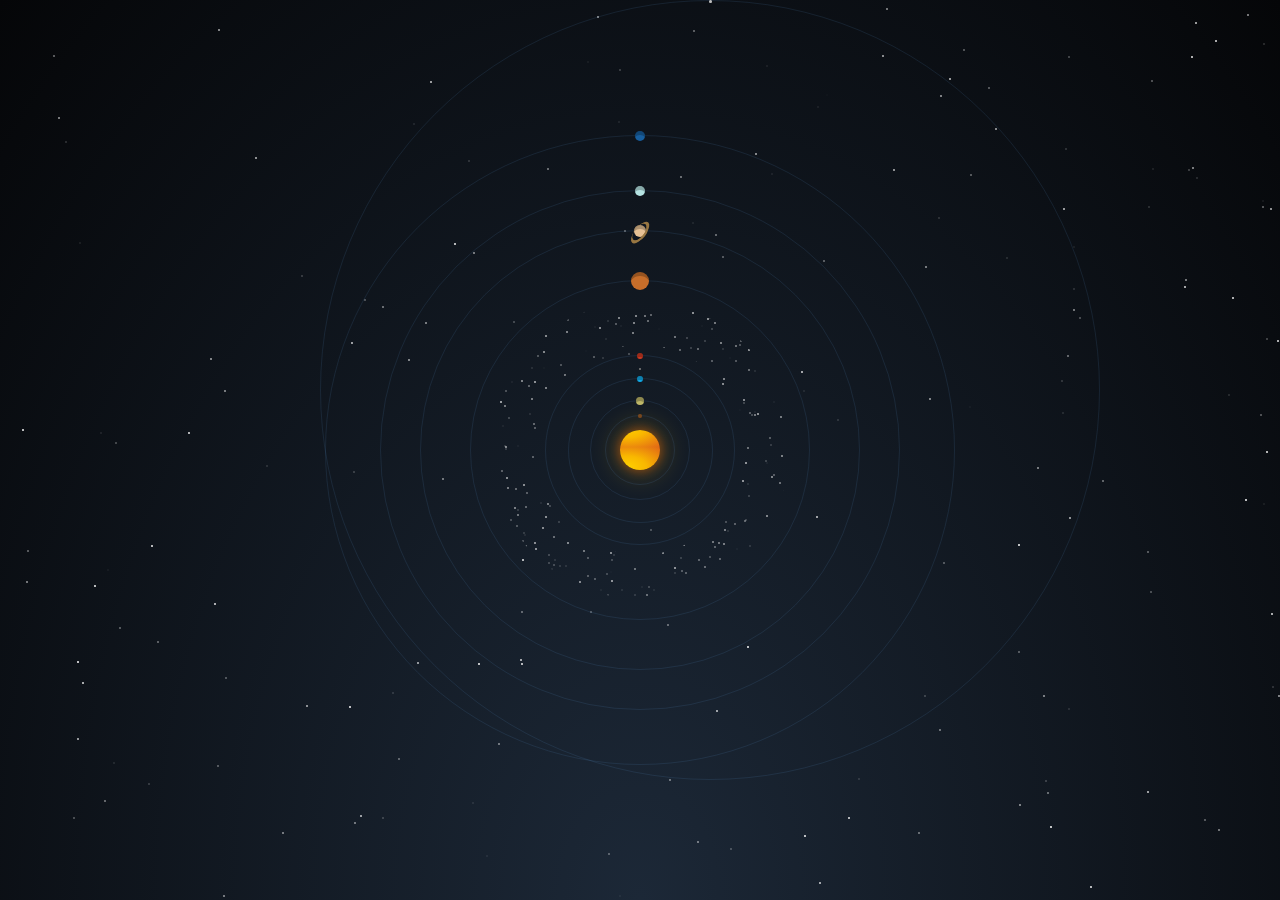
<file: 05-merge-styles/project-dist/index.html>
<!doctype html>
<html lang="en">
  <head>
    <meta charset="UTF-8" />
    <meta http-equiv="X-UA-Compatible" content="IE=edge" />
    <meta name="viewport" content="width=device-width, initial-scale=1.0" />
    <link rel="stylesheet" href="bundle.css" />
    <title>Solar system</title>
  </head>
  <body>
    <div class="solar-syst">
      <div class="sun"></div>
      <div class="mercury"></div>
      <div class="venus"></div>
      <div class="earth"></div>
      <div class="mars"></div>
      <div class="jupiter"></div>
      <div class="saturn"></div>
      <div class="uranus"></div>
      <div class="neptune"></div>
      <div class="pluto"></div>
      <div class="asteroids-belt"></div>
    </div>
  </body>
</html>
</file>
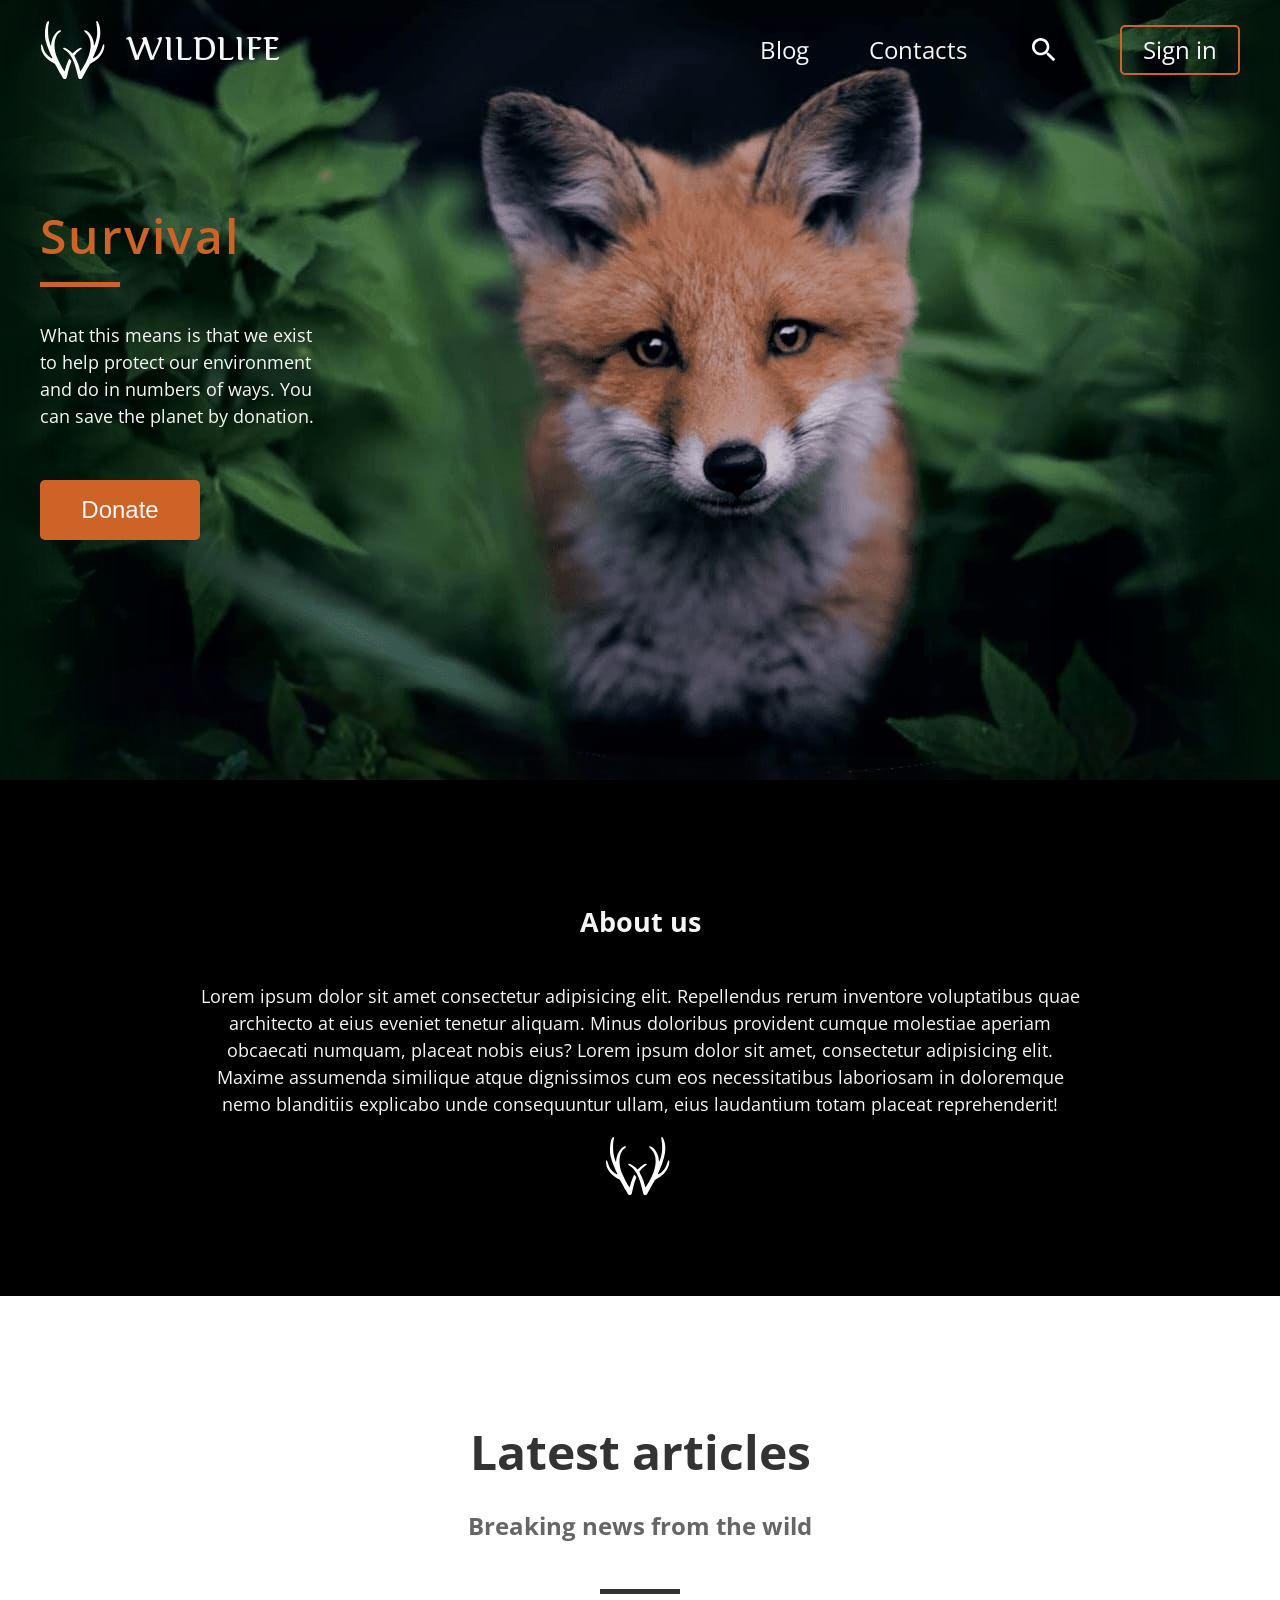
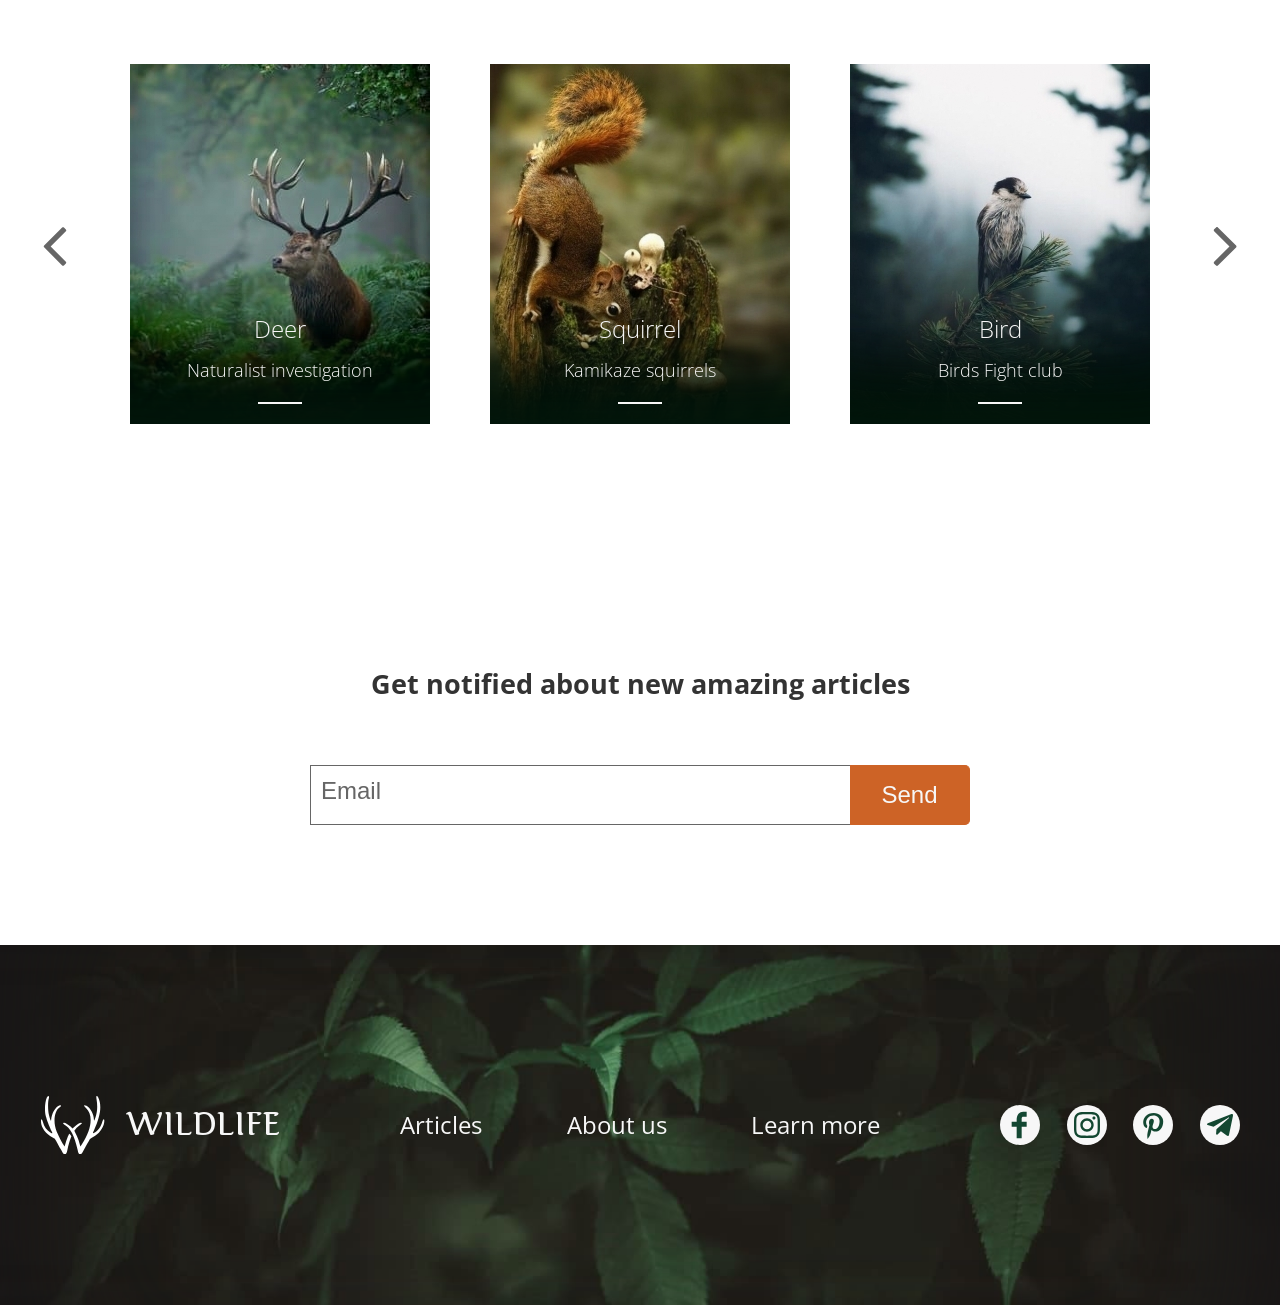
<file: 06-build-page/project-dist/index.html>
<!doctype html>
<html lang="en">
  <head>
    <meta charset="UTF-8" />
    <meta name="viewport" content="width=device-width, initial-scale=1.0" />
    <link
      href="https://fonts.googleapis.com/css2?family=Open+Sans:wght@100;300;400;600&display=swap"
      rel="stylesheet"
    />
    <link rel="stylesheet" href="style.css" />
    <title>wildlife</title>
  </head>
  <body>
    <header class="header">
  <div class="container">
    <div class="inner-container">
      <nav class="main-nav">
        <div class="logo">
          <div class="logo-icon"></div>
          <h1>wildlife</h1>
        </div>
        <ul class="nav-list">
          <li class="list-item"><a href="#">Blog</a></li>
          <li class="list-item"><a href="#">Contacts</a></li>
          <li class="list-item search"><a href="#"></a></li>
          <li class="list-item login"><a href="#">Sign in</a></li>
        </ul>
      </nav>
      <div class="header-promo">
        <h2 class="header-title">Survival</h2>
        <p class="header-text">
          What this means is that we exist to help protect our environment and
          do in numbers of ways. You can save the planet by donation.
        </p>
        <button class="header-button">Donate</button>
      </div>
    </div>
  </div>
</header>

    <main class="main">
      <div class="about-container">
  <h2>About us</h2>
  <p class="about-text">
    Lorem ipsum dolor sit amet consectetur adipisicing elit. Repellendus rerum
    inventore voluptatibus quae architecto at eius eveniet tenetur aliquam.
    Minus doloribus provident cumque molestiae aperiam obcaecati numquam,
    placeat nobis eius? Lorem ipsum dolor sit amet, consectetur adipisicing
    elit. Maxime assumenda similique atque dignissimos cum eos necessitatibus
    laboriosam in doloremque nemo blanditiis explicabo unde consequuntur ullam,
    eius laudantium totam placeat reprehenderit!
  </p>
  <div class="logo-icon"></div>
</div>

      <div class="container">
  <div class="inner-container">
    <h2 class="main-title">Latest articles</h2>
    <h3 class="main-subtitle">Breaking news from the wild</h3>
    <div class="slider">
      <a class="arrow arrow-left"></a>
      <div class="item item1">
        <a href="#">
          <h2 class="item-title">Deer</h2>
          <h3 class="item-subtitle">Naturalist investigation</h3>
        </a>
      </div>
      <div class="item item2">
        <a href="#">
          <h2 class="item-title">Squirrel</h2>
          <h3 class="item-subtitle">Kamikaze squirrels</h3>
        </a>
      </div>
      <div class="item item3">
        <a href="#">
          <h2 class="item-title">Bird</h2>
          <h3 class="item-subtitle">Birds Fight club</h3>
        </a>
      </div>
      <a class="arrow arrow-right"></a>
    </div>
    <div class="mail">
      <h2 class="mail-title">Get notified about new amazing articles</h2>
      <form action="#" method="post" class="mail-form">
        <input
          type="text"
          class="mail-input"
          placeholder="Email"
          required
          autofocus
        />
        <input type="submit" class="mail-button" value="Send" />
      </form>
    </div>
  </div>
</div>

    </main>
    <footer class="footer">
  <div class="container">
    <div class="inner-container footer-inner-container">
      <div class="logo">
        <div class="logo-icon"></div>
        <h2>wildlife</h2>
      </div>
      <ul class="nav-list">
        <li class="list-item"><a href="#">Articles</a></li>
        <li class="list-item"><a href="#">About us</a></li>
        <li class="list-item"><a href="#">Learn more</a></li>
      </ul>
      <ul class="nav-list social-list">
        <li class="list-item social-item fb"><a href="#"></a></li>
        <li class="list-item social-item instagramm"><a href="#"></a></li>
        <li class="list-item social-item pinterest"><a href="#"></a></li>
        <li class="list-item social-item telegram"><a href="#"></a></li>
      </ul>
    </div>
  </div>
</footer>

  </body>
</html>
</file>
<file: 05-merge-styles/project-dist/bundle.css>
.pluto {
  height: 780px;
  width: 780px;
  margin-top: -450px;
  margin-left: -320px;
  animation: orb 7439.70741s linear infinite;
}

.pluto:before {
  height: 3px;
  width: 3px;
  background: #fff;
  margin-top: -1.5px;
  margin-left: -1.5px;
}

.hide {
  display: none;
}

.links {
  margin-top: 5px !important;
  font-size: 1em !important;
}

@keyframes orb {
  from {
    transform: rotate(0deg);
  }

  to {
    transform: rotate(-360deg);
  }
}

*,
*:before,
*:after {
  padding: 0;
  margin: 0;
  box-sizing: border-box;
}

html,
body {
  height: 100%;
  width: 100%;
}

body {
  font:
    normal 1em/1.45em 'Helvetica Neue',
    Helvetica,
    Arial,
    sans-serif;
  -webkit-font-smoothing: antialiased;
  color: #fff;
  background: radial-gradient(ellipse at bottom, #1c2837 0%, #050608 100%);
  background-attachment: fixed;
}

.solar-syst {
  margin: 0 auto;
  width: 100%;
  height: 100%;
  position: relative;
}

.solar-syst:after {
  content: '';
  position: absolute;
  height: 2px;
  width: 2px;
  top: -2px;
  background: white;
  box-shadow:
    1617px 304px 0 0px rgba(255, 255, 255, 0.047),
    1067px 357px 0 0px rgba(255, 255, 255, 0.469),
    120px 1700px 0 0px rgba(255, 255, 255, 0.28),
    616px 1672px 0 0px rgba(255, 255, 255, 0.581),
    1534px 1337px 0 0px rgba(255, 255, 255, 0.518),
    716px 712px 0 0px rgba(255, 255, 255, 0.788),
    823px 1495px 0 0px rgba(255, 255, 255, 0.087),
    1585px 1302px 0 0px rgba(255, 255, 255, 0.015),
    1215px 42px 0 0px rgba(255, 255, 255, 0.884),
    77px 740px 0 0px rgba(255, 255, 255, 0.749),
    1591px 489px 0 0px rgba(255, 255, 255, 0.941),
    218px 31px 0 0px rgba(255, 255, 255, 0.658),
    1028px 1047px 0 0px rgba(255, 255, 255, 0.033),
    292px 1072px 0 0px rgba(255, 255, 255, 0.573),
    296px 1674px 0 0px rgba(255, 255, 255, 0.53),
    306px 707px 0 0px rgba(255, 255, 255, 0.689),
    1445px 1022px 0 0px rgba(255, 255, 255, 0.012),
    22px 431px 0 0px rgba(255, 255, 255, 0.96),
    669px 781px 0 0px rgba(255, 255, 255, 0.497),
    949px 80px 0 0px rgba(255, 255, 255, 0.77),
    82px 684px 0 0px rgba(255, 255, 255, 0.858),
    1060px 1197px 0 0px rgba(255, 255, 255, 0.786),
    1621px 716px 0 0px rgba(255, 255, 255, 0.302),
    1573px 518px 0 0px rgba(255, 255, 255, 0.183),
    1195px 24px 0 0px rgba(255, 255, 255, 0.783),
    266px 467px 0 0px rgba(255, 255, 255, 0.153),
    406px 1469px 0 0px rgba(255, 255, 255, 0.074),
    1317px 1217px 0 0px rgba(255, 255, 255, 0.145),
    1726px 1635px 0 0px rgba(255, 255, 255, 0.409),
    697px 1093px 0 0px rgba(255, 255, 255, 0.232),
    1692px 1306px 0 0px rgba(255, 255, 255, 0.989),
    803px 392px 0 0px rgba(255, 255, 255, 0.102),
    1348px 1408px 0 0px rgba(255, 255, 255, 0.781),
    1453px 1491px 0 0px rgba(255, 255, 255, 0.655),
    79px 1080px 0 0px rgba(255, 255, 255, 0.465),
    1012px 1456px 0 0px rgba(255, 255, 255, 0.855),
    766px 67px 0 0px rgba(255, 255, 255, 0.085),
    1058px 1651px 0 0px rgba(255, 255, 255, 0.855),
    1270px 210px 0 0px rgba(255, 255, 255, 0.725),
    245px 1169px 0 0px rgba(255, 255, 255, 0.308),
    353px 1479px 0 0px rgba(255, 255, 255, 0.966),
    521px 613px 0 0px rgba(255, 255, 255, 0.44),
    828px 1563px 0 0px rgba(255, 255, 255, 0.662),
    163px 1075px 0 0px rgba(255, 255, 255, 0.023),
    1727px 1600px 0 0px rgba(255, 255, 255, 0.884),
    420px 923px 0 0px rgba(255, 255, 255, 0.623),
    755px 155px 0 0px rgba(255, 255, 255, 0.656),
    576px 1156px 0 0px rgba(255, 255, 255, 0.668),
    170px 1245px 0 0px rgba(255, 255, 255, 0.898),
    1006px 259px 0 0px rgba(255, 255, 255, 0.146),
    408px 1308px 0 0px rgba(255, 255, 255, 0.527),
    1532px 1279px 0 0px rgba(255, 255, 255, 0.747),
    353px 473px 0 0px rgba(255, 255, 255, 0.221),
    1271px 615px 0 0px rgba(255, 255, 255, 0.867),
    606px 575px 0 0px rgba(255, 255, 255, 0.265),
    1069px 519px 0 0px rgba(255, 255, 255, 0.718),
    1732px 794px 0 0px rgba(255, 255, 255, 0.15),
    1345px 1073px 0 0px rgba(255, 255, 255, 0.828),
    1743px 1356px 0 0px rgba(255, 255, 255, 0.79),
    1658px 227px 0 0px rgba(255, 255, 255, 0.773),
    550px 1303px 0 0px rgba(255, 255, 255, 0.713),
    256px 1132px 0 0px rgba(255, 255, 255, 0.389),
    1457px 1188px 0 0px rgba(255, 255, 255, 0.42),
    1117px 1542px 0 0px rgba(255, 255, 255, 0.141),
    1061px 382px 0 0px rgba(255, 255, 255, 0.188),
    1019px 806px 0 0px rgba(255, 255, 255, 0.606),
    893px 1085px 0 0px rgba(255, 255, 255, 0.76),
    1620px 463px 0 0px rgba(255, 255, 255, 0.896),
    1262px 202px 0 0px rgba(255, 255, 255, 0.083),
    418px 1299px 0 0px rgba(255, 255, 255, 0.52),
    602px 359px 0 0px rgba(255, 255, 255, 0.173),
    168px 1068px 0 0px rgba(255, 255, 255, 0.342),
    448px 1065px 0 0px rgba(255, 255, 255, 0.809),
    953px 1686px 0 0px rgba(255, 255, 255, 0.232),
    730px 850px 0 0px rgba(255, 255, 255, 0.287),
    1569px 1715px 0 0px rgba(255, 255, 255, 0.052),
    468px 162px 0 0px rgba(255, 255, 255, 0.18),
    988px 89px 0 0px rgba(255, 255, 255, 0.387),
    1247px 16px 0 0px rgba(255, 255, 255, 0.592),
    1536px 1291px 0 0px rgba(255, 255, 255, 0.986),
    1068px 58px 0 0px rgba(255, 255, 255, 0.299),
    815px 1681px 0 0px rgba(255, 255, 255, 0.887),
    1471px 1586px 0 0px rgba(255, 255, 255, 0.333),
    1374px 1081px 0 0px rgba(255, 255, 255, 0.936),
    1254px 1545px 0 0px rgba(255, 255, 255, 0.042),
    990px 923px 0 0px rgba(255, 255, 255, 0.103),
    301px 277px 0 0px rgba(255, 255, 255, 0.221),
    1295px 627px 0 0px rgba(255, 255, 255, 0.058),
    1307px 353px 0 0px rgba(255, 255, 255, 0.024),
    801px 373px 0 0px rgba(255, 255, 255, 0.823),
    188px 434px 0 0px rgba(255, 255, 255, 0.903),
    498px 745px 0 0px rgba(255, 255, 255, 0.517),
    1600px 225px 0 0px rgba(255, 255, 255, 0.252),
    351px 344px 0 0px rgba(255, 255, 255, 0.78),
    223px 897px 0 0px rgba(255, 255, 255, 0.57),
    214px 605px 0 0px rgba(255, 255, 255, 0.881),
    1485px 51px 0 0px rgba(255, 255, 255, 0.108),
    1037px 469px 0 0px rgba(255, 255, 255, 0.582),
    1375px 848px 0 0px rgba(255, 255, 255, 0.385),
    590px 613px 0 0px rgba(255, 255, 255, 0.324),
    758px 1688px 0 0px rgba(255, 255, 255, 0.691),
    680px 178px 0 0px rgba(255, 255, 255, 0.503),
    943px 564px 0 0px rgba(255, 255, 255, 0.359),
    1431px 930px 0 0px rgba(255, 255, 255, 0.22),
    392px 694px 0 0px rgba(255, 255, 255, 0.166),
    79px 244px 0 0px rgba(255, 255, 255, 0.097),
    1073px 290px 0 0px rgba(255, 255, 255, 0.166),
    1692px 231px 0 0px rgba(255, 255, 255, 0.342),
    1414px 773px 0 0px rgba(255, 255, 255, 0.292),
    1274px 1411px 0 0px rgba(255, 255, 255, 0.654),
    995px 130px 0 0px rgba(255, 255, 255, 0.683),
    587px 1657px 0 0px rgba(255, 255, 255, 0.717),
    127px 927px 0 0px rgba(255, 255, 255, 0.545),
    224px 392px 0 0px rgba(255, 255, 255, 0.589),
    324px 1677px 0 0px rgba(255, 255, 255, 0.327),
    454px 245px 0 0px rgba(255, 255, 255, 0.933),
    479px 1379px 0 0px rgba(255, 255, 255, 0.241),
    655px 1650px 0 0px rgba(255, 255, 255, 0.646),
    217px 767px 0 0px rgba(255, 255, 255, 0.378),
    679px 1554px 0 0px rgba(255, 255, 255, 0.609),
    693px 32px 0 0px rgba(255, 255, 255, 0.423),
    1567px 1051px 0 0px rgba(255, 255, 255, 0.867),
    846px 951px 0 0px rgba(255, 255, 255, 0.711),
    268px 1175px 0 0px rgba(255, 255, 255, 0.09),
    816px 1052px 0 0px rgba(255, 255, 255, 0.103),
    478px 665px 0 0px rgba(255, 255, 255, 0.975),
    1517px 1006px 0 0px rgba(255, 255, 255, 0.33),
    1783px 1039px 0 0px rgba(255, 255, 255, 0.466),
    1608px 1461px 0 0px rgba(255, 255, 255, 0.595),
    382px 308px 0 0px rgba(255, 255, 255, 0.502),
    664px 1111px 0 0px rgba(255, 255, 255, 0.342),
    1447px 769px 0 0px rgba(255, 255, 255, 0.626),
    280px 1603px 0 0px rgba(255, 255, 255, 0.21),
    594px 1645px 0 0px rgba(255, 255, 255, 0.68),
    398px 760px 0 0px rgba(255, 255, 255, 0.418),
    128px 1475px 0 0px rgba(255, 255, 255, 0.252),
    245px 1653px 0 0px rgba(255, 255, 255, 0.989),
    724px 531px 0 0px rgba(255, 255, 255, 0.559),
    278px 945px 0 0px rgba(255, 255, 255, 0.625),
    1724px 1048px 0 0px rgba(255, 255, 255, 0.267),
    924px 1286px 0 0px rgba(255, 255, 255, 0.945),
    1331px 1028px 0 0px rgba(255, 255, 255, 0.624),
    1657px 1442px 0 0px rgba(255, 255, 255, 0.259),
    1527px 922px 0 0px rgba(255, 255, 255, 0.872),
    1266px 340px 0 0px rgba(255, 255, 255, 0.282),
    767px 1774px 0 0px rgba(255, 255, 255, 0.503),
    1484px 933px 0 0px rgba(255, 255, 255, 0.68),
    1185px 281px 0 0px rgba(255, 255, 255, 0.578),
    963px 51px 0 0px rgba(255, 255, 255, 0.376),
    1509px 1470px 0 0px rgba(255, 255, 255, 0.613),
    271px 1651px 0 0px rgba(255, 255, 255, 0.991),
    430px 83px 0 0px rgba(255, 255, 255, 0.782),
    821px 1358px 0 0px rgba(255, 255, 255, 0.627),
    255px 159px 0 0px rgba(255, 255, 255, 0.713),
    1073px 311px 0 0px rgba(255, 255, 255, 0.56),
    1295px 1651px 0 0px rgba(255, 255, 255, 0.473),
    895px 1002px 0 0px rgba(255, 255, 255, 0.8),
    1056px 1304px 0 0px rgba(255, 255, 255, 0.7),
    1518px 216px 0 0px rgba(255, 255, 255, 0.121),
    848px 819px 0 0px rgba(255, 255, 255, 0.894),
    1148px 208px 0 0px rgba(255, 255, 255, 0.173),
    1191px 58px 0 0px rgba(255, 255, 255, 0.904),
    1482px 617px 0 0px rgba(255, 255, 255, 0.079),
    1192px 169px 0 0px rgba(255, 255, 255, 0.621),
    433px 1423px 0 0px rgba(255, 255, 255, 0.559),
    1699px 448px 0 0px rgba(255, 255, 255, 0.643),
    423px 981px 0 0px rgba(255, 255, 255, 0.573),
    19px 1370px 0 0px rgba(255, 255, 255, 0.528),
    1441px 922px 0 0px rgba(255, 255, 255, 0.207),
    350px 942px 0 0px rgba(255, 255, 255, 0.075),
    1717px 1343px 0 0px rgba(255, 255, 255, 0.983),
    589px 1223px 0 0px rgba(255, 255, 255, 0.383),
    113px 764px 0 0px rgba(255, 255, 255, 0.118),
    911px 1151px 0 0px rgba(255, 255, 255, 0.484),
    1084px 1110px 0 0px rgba(255, 255, 255, 0.295),
    1050px 828px 0 0px rgba(255, 255, 255, 0.996),
    1278px 697px 0 0px rgba(255, 255, 255, 0.635),
    587px 63px 0 0px rgba(255, 255, 255, 0.063),
    766px 1192px 0 0px rgba(255, 255, 255, 0.569),
    1409px 1329px 0 0px rgba(255, 255, 255, 0.546),
    53px 57px 0 0px rgba(255, 255, 255, 0.439),
    998px 1029px 0 0px rgba(255, 255, 255, 0.492),
    1794px 50px 0 0px rgba(255, 255, 255, 0.826),
    1371px 296px 0 0px rgba(255, 255, 255, 0.848),
    1316px 974px 0 0px rgba(255, 255, 255, 0.127),
    1423px 988px 0 0px rgba(255, 255, 255, 0.558),
    545px 389px 0 0px rgba(255, 255, 255, 0.6),
    925px 268px 0 0px rgba(255, 255, 255, 0.579),
    1266px 453px 0 0px rgba(255, 255, 255, 0.931),
    382px 819px 0 0px rgba(255, 255, 255, 0.232),
    1023px 1191px 0 0px rgba(255, 255, 255, 0.749),
    1669px 670px 0 0px rgba(255, 255, 255, 0.192),
    1555px 894px 0 0px rgba(255, 255, 255, 0.02),
    1471px 1800px 0 0px rgba(255, 255, 255, 0.887),
    1793px 1725px 0 0px rgba(255, 255, 255, 0.155),
    1404px 1675px 0 0px rgba(255, 255, 255, 0.226),
    834px 1565px 0 0px rgba(255, 255, 255, 0.457),
    1203px 1311px 0 0px rgba(255, 255, 255, 0.532),
    8px 1645px 0 0px rgba(255, 255, 255, 0.656),
    1375px 653px 0 0px rgba(255, 255, 255, 0.456),
    1421px 1016px 0 0px rgba(255, 255, 255, 0.988),
    608px 855px 0 0px rgba(255, 255, 255, 0.376),
    893px 171px 0 0px rgba(255, 255, 255, 0.712),
    94px 587px 0 0px rgba(255, 255, 255, 0.955),
    1538px 676px 0 0px rgba(255, 255, 255, 0.364),
    837px 421px 0 0px rgba(255, 255, 255, 0.166),
    505px 448px 0 0px rgba(255, 255, 255, 0.625),
    939px 731px 0 0px rgba(255, 255, 255, 0.502),
    1788px 1121px 0 0px rgba(255, 255, 255, 0.177),
    135px 1324px 0 0px rgba(255, 255, 255, 0.836),
    1103px 1371px 0 0px rgba(255, 255, 255, 0.181),
    521px 665px 0 0px rgba(255, 255, 255, 0.911),
    1797px 1217px 0 0px rgba(255, 255, 255, 0.67),
    107px 571px 0 0px rgba(255, 255, 255, 0.055),
    644px 1445px 0 0px rgba(255, 255, 255, 0.084),
    1417px 1233px 0 0px rgba(255, 255, 255, 0.409),
    852px 1792px 0 0px rgba(255, 255, 255, 0.327),
    1423px 109px 0 0px rgba(255, 255, 255, 0.693),
    823px 262px 0 0px rgba(255, 255, 255, 0.404),
    1373px 836px 0 0px rgba(255, 255, 255, 0.09),
    593px 358px 0 0px rgba(255, 255, 255, 0.361),
    282px 834px 0 0px rgba(255, 255, 255, 0.555),
    1073px 248px 0 0px rgba(255, 255, 255, 0.082),
    1348px 186px 0 0px rgba(255, 255, 255, 0.721),
    210px 360px 0 0px rgba(255, 255, 255, 0.643),
    1063px 210px 0 0px rgba(255, 255, 255, 0.771),
    1699px 1624px 0 0px rgba(255, 255, 255, 0.959),
    315px 1120px 0 0px rgba(255, 255, 255, 0.933),
    190px 1644px 0 0px rgba(255, 255, 255, 0.401),
    1385px 711px 0 0px rgba(255, 255, 255, 0.867),
    1399px 234px 0 0px rgba(255, 255, 255, 0.534),
    1773px 1333px 0 0px rgba(255, 255, 255, 0.558),
    718px 1186px 0 0px rgba(255, 255, 255, 0.278),
    485px 998px 0 0px rgba(255, 255, 255, 0.691),
    1225px 1797px 0 0px rgba(255, 255, 255, 0.173),
    427px 1097px 0 0px rgba(255, 255, 255, 0.758),
    780px 1788px 0 0px rgba(255, 255, 255, 0.248),
    1403px 962px 0 0px rgba(255, 255, 255, 0.909),
    911px 1209px 0 0px rgba(255, 255, 255, 0.732),
    701px 994px 0 0px rgba(255, 255, 255, 0.426),
    176px 915px 0 0px rgba(255, 255, 255, 0.788),
    969px 408px 0 0px rgba(255, 255, 255, 0.043),
    1261px 1244px 0 0px rgba(255, 255, 255, 0.395),
    1228px 396px 0 0px rgba(255, 255, 255, 0.152),
    1079px 1079px 0 0px rgba(255, 255, 255, 0.194),
    1584px 144px 0 0px rgba(255, 255, 255, 0.623),
    1184px 288px 0 0px rgba(255, 255, 255, 0.851),
    1635px 278px 0 0px rgba(255, 255, 255, 0.396),
    1144px 1388px 0 0px rgba(255, 255, 255, 0.281),
    740px 1488px 0 0px rgba(255, 255, 255, 0.525),
    1484px 1505px 0 0px rgba(255, 255, 255, 0.608),
    828px 986px 0 0px rgba(255, 255, 255, 0.342),
    1482px 1242px 0 0px rgba(255, 255, 255, 0.045),
    1263px 45px 0 0px rgba(255, 255, 255, 0.179),
    104px 802px 0 0px rgba(255, 255, 255, 0.474),
    1686px 538px 0 0px rgba(255, 255, 255, 0.026),
    1601px 786px 0 0px rgba(255, 255, 255, 0.58),
    299px 1177px 0 0px rgba(255, 255, 255, 0.924),
    953px 1465px 0 0px rgba(255, 255, 255, 0.489),
    1458px 1395px 0 0px rgba(255, 255, 255, 0.06),
    1364px 1100px 0 0px rgba(255, 255, 255, 0.391),
    1727px 92px 0 0px rgba(255, 255, 255, 0.049),
    1603px 617px 0 0px rgba(255, 255, 255, 0.408),
    413px 125px 0 0px rgba(255, 255, 255, 0.109),
    1588px 1708px 0 0px rgba(255, 255, 255, 0.044),
    600px 591px 0 0px rgba(255, 255, 255, 0.07),
    417px 664px 0 0px rgba(255, 255, 255, 0.725),
    513px 931px 0 0px rgba(255, 255, 255, 0.406),
    367px 1394px 0 0px rgba(255, 255, 255, 0.814),
    1541px 1511px 0 0px rgba(255, 255, 255, 0.827),
    522px 561px 0 0px rgba(255, 255, 255, 0.898),
    1423px 636px 0 0px rgba(255, 255, 255, 0.569),
    354px 824px 0 0px rgba(255, 255, 255, 0.539),
    1402px 591px 0 0px rgba(255, 255, 255, 0.998),
    1644px 314px 0 0px rgba(255, 255, 255, 0.92),
    819px 884px 0 0px rgba(255, 255, 255, 0.802),
    1457px 737px 0 0px rgba(255, 255, 255, 0.908),
    1232px 299px 0 0px rgba(255, 255, 255, 0.901),
    1272px 688px 0 0px rgba(255, 255, 255, 0.193),
    29px 1771px 0 0px rgba(255, 255, 255, 0.826),
    771px 175px 0 0px rgba(255, 255, 255, 0.087),
    1245px 1715px 0 0px rgba(255, 255, 255, 0.313),
    1044px 1429px 0 0px rgba(255, 255, 255, 0.285),
    1002px 1615px 0 0px rgba(255, 255, 255, 0.791),
    1245px 501px 0 0px rgba(255, 255, 255, 0.983),
    848px 1503px 0 0px rgba(255, 255, 255, 0.174),
    384px 1278px 0 0px rgba(255, 255, 255, 0.503),
    1002px 950px 0 0px rgba(255, 255, 255, 0.641),
    826px 96px 0 0px rgba(255, 255, 255, 0.024),
    1188px 171px 0 0px rgba(255, 255, 255, 0.269),
    735px 1422px 0 0px rgba(255, 255, 255, 0.591),
    1613px 258px 0 0px rgba(255, 255, 255, 0.584),
    692px 224px 0 0px rgba(255, 255, 255, 0.093),
    77px 1523px 0 0px rgba(255, 255, 255, 0.178),
    1220px 1029px 0 0px rgba(255, 255, 255, 0.495),
    1543px 535px 0 0px rgba(255, 255, 255, 0.907),
    1745px 251px 0 0px rgba(255, 255, 255, 0.208),
    476px 1562px 0 0px rgba(255, 255, 255, 0.428),
    710px 1449px 0 0px rgba(255, 255, 255, 0.708),
    1536px 1122px 0 0px rgba(255, 255, 255, 0.547),
    1245px 1489px 0 0px rgba(255, 255, 255, 0.82),
    128px 903px 0 0px rgba(255, 255, 255, 0.045),
    1462px 1775px 0 0px rgba(255, 255, 255, 0.086),
    1262px 208px 0 0px rgba(255, 255, 255, 0.414),
    364px 301px 0 0px rgba(255, 255, 255, 0.337),
    617px 1724px 0 0px rgba(255, 255, 255, 0.7),
    193px 1550px 0 0px rgba(255, 255, 255, 0.749),
    1419px 396px 0 0px rgba(255, 255, 255, 0.61),
    349px 1006px 0 0px rgba(255, 255, 255, 0.042),
    73px 819px 0 0px rgba(255, 255, 255, 0.329),
    1291px 1616px 0 0px rgba(255, 255, 255, 0.559),
    1688px 1685px 0 0px rgba(255, 255, 255, 0.687),
    645px 1670px 0 0px rgba(255, 255, 255, 0.644),
    929px 400px 0 0px rgba(255, 255, 255, 0.628),
    1047px 794px 0 0px rgba(255, 255, 255, 0.484),
    1204px 821px 0 0px rgba(255, 255, 255, 0.393),
    1629px 374px 0 0px rgba(255, 255, 255, 0.091),
    957px 991px 0 0px rgba(255, 255, 255, 0.214),
    1196px 179px 0 0px rgba(255, 255, 255, 0.166),
    1717px 795px 0 0px rgba(255, 255, 255, 0.726),
    1236px 1511px 0 0px rgba(255, 255, 255, 0.27),
    650px 531px 0 0px rgba(255, 255, 255, 0.309),
    1656px 972px 0 0px rgba(255, 255, 255, 0.798),
    1147px 1676px 0 0px rgba(255, 255, 255, 0.908),
    1339px 248px 0 0px rgba(255, 255, 255, 0.251),
    619px 71px 0 0px rgba(255, 255, 255, 0.234),
    1611px 655px 0 0px rgba(255, 255, 255, 0.68),
    77px 663px 0 0px rgba(255, 255, 255, 0.992),
    924px 697px 0 0px rgba(255, 255, 255, 0.236),
    1195px 1422px 0 0px rgba(255, 255, 255, 0.346),
    1644px 708px 0 0px rgba(255, 255, 255, 0.335),
    1447px 637px 0 0px rgba(255, 255, 255, 0.639),
    408px 361px 0 0px rgba(255, 255, 255, 0.636),
    959px 1239px 0 0px rgba(255, 255, 255, 0.006),
    56px 1714px 0 0px rgba(255, 255, 255, 0.868),
    1079px 319px 0 0px rgba(255, 255, 255, 0.325),
    1597px 1px 0 0px rgba(255, 255, 255, 0.497),
    722px 258px 0 0px rgba(255, 255, 255, 0.386),
    1278px 1737px 0 0px rgba(255, 255, 255, 0.015),
    938px 219px 0 0px rgba(255, 255, 255, 0.169),
    1669px 1758px 0 0px rgba(255, 255, 255, 0.109),
    157px 643px 0 0px rgba(255, 255, 255, 0.425),
    472px 804px 0 0px rgba(255, 255, 255, 0.107),
    618px 123px 0 0px rgba(255, 255, 255, 0.101),
    547px 170px 0 0px rgba(255, 255, 255, 0.496),
    697px 843px 0 0px rgba(255, 255, 255, 0.539),
    966px 1545px 0 0px rgba(255, 255, 255, 0.096),
    486px 857px 0 0px rgba(255, 255, 255, 0.087),
    276px 1149px 0 0px rgba(255, 255, 255, 0.198),
    1260px 416px 0 0px rgba(255, 255, 255, 0.368),
    201px 1706px 0 0px rgba(255, 255, 255, 0.543),
    26px 583px 0 0px rgba(255, 255, 255, 0.571),
    1074px 1632px 0 0px rgba(255, 255, 255, 0.172),
    1773px 1280px 0 0px rgba(255, 255, 255, 0.247),
    1355px 1329px 0 0px rgba(255, 255, 255, 0.509),
    1773px 323px 0 0px rgba(255, 255, 255, 0.466),
    1328px 1367px 0 0px rgba(255, 255, 255, 0.433),
    369px 912px 0 0px rgba(255, 255, 255, 0.136),
    261px 1288px 0 0px rgba(255, 255, 255, 0.629),
    1152px 170px 0 0px rgba(255, 255, 255, 0.108),
    72px 1122px 0 0px rgba(255, 255, 255, 0.73),
    560px 1170px 0 0px rgba(255, 255, 255, 0.938),
    407px 1319px 0 0px rgba(255, 255, 255, 0.438),
    918px 834px 0 0px rgba(255, 255, 255, 0.474),
    285px 1652px 0 0px rgba(255, 255, 255, 0.207),
    1344px 391px 0 0px rgba(255, 255, 255, 0.143),
    1745px 145px 0 0px rgba(255, 255, 255, 0.191),
    1776px 749px 0 0px rgba(255, 255, 255, 0.4),
    534px 1795px 0 0px rgba(255, 255, 255, 0.627),
    858px 780px 0 0px rgba(255, 255, 255, 0.155),
    726px 1604px 0 0px rgba(255, 255, 255, 0.053),
    1390px 242px 0 0px rgba(255, 255, 255, 0.914),
    1151px 82px 0 0px rgba(255, 255, 255, 0.371),
    676px 1151px 0 0px rgba(255, 255, 255, 0.337),
    1150px 593px 0 0px rgba(255, 255, 255, 0.335),
    1374px 1175px 0 0px rgba(255, 255, 255, 0.306),
    1294px 600px 0 0px rgba(255, 255, 255, 0.019),
    901px 1757px 0 0px rgba(255, 255, 255, 0.361),
    816px 518px 0 0px rgba(255, 255, 255, 0.801),
    1065px 150px 0 0px rgba(255, 255, 255, 0.192),
    371px 1688px 0 0px rgba(255, 255, 255, 0.611),
    715px 236px 0 0px rgba(255, 255, 255, 0.467),
    1040px 1117px 0 0px rgba(255, 255, 255, 0.423),
    1043px 697px 0 0px rgba(255, 255, 255, 0.591),
    1531px 929px 0 0px rgba(255, 255, 255, 0.707),
    881px 1583px 0 0px rgba(255, 255, 255, 0.07),
    341px 1702px 0 0px rgba(255, 255, 255, 0.764),
    1670px 1011px 0 0px rgba(255, 255, 255, 0.605),
    1552px 914px 0 0px rgba(255, 255, 255, 0.7),
    1431px 113px 0 0px rgba(255, 255, 255, 0.039),
    268px 1547px 0 0px rgba(255, 255, 255, 0.792),
    1412px 951px 0 0px rgba(255, 255, 255, 0.726),
    1123px 1057px 0 0px rgba(255, 255, 255, 0.098),
    1090px 888px 0 0px rgba(255, 255, 255, 0.927),
    442px 480px 0 0px rgba(255, 255, 255, 0.547),
    669px 1021px 0 0px rgba(255, 255, 255, 0.799),
    1205px 1318px 0 0px rgba(255, 255, 255, 0.166),
    1449px 580px 0 0px rgba(255, 255, 255, 0.995),
    1055px 1614px 0 0px rgba(255, 255, 255, 0.888),
    539px 1237px 0 0px rgba(255, 255, 255, 0.666),
    24px 1705px 0 0px rgba(255, 255, 255, 0.481),
    619px 897px 0 0px rgba(255, 255, 255, 0.064),
    1161px 1628px 0 0px rgba(255, 255, 255, 0.264),
    691px 1487px 0 0px rgba(255, 255, 255, 0.354),
    1464px 667px 0 0px rgba(255, 255, 255, 0.766),
    940px 97px 0 0px rgba(255, 255, 255, 0.628),
    1200px 1454px 0 0px rgba(255, 255, 255, 0.484),
    1797px 1755px 0 0px rgba(255, 255, 255, 0.553),
    1716px 1133px 0 0px rgba(255, 255, 255, 0.408),
    1499px 1743px 0 0px rgba(255, 255, 255, 0.322),
    1703px 42px 0 0px rgba(255, 255, 255, 0.83),
    1236px 1194px 0 0px rgba(255, 255, 255, 0.824),
    360px 817px 0 0px rgba(255, 255, 255, 0.769),
    1132px 1174px 0 0px rgba(255, 255, 255, 0.17),
    320px 1515px 0 0px rgba(255, 255, 255, 0.641),
    1436px 69px 0 0px rgba(255, 255, 255, 0.63),
    1629px 556px 0 0px rgba(255, 255, 255, 0.919),
    473px 254px 0 0px rgba(255, 255, 255, 0.564),
    279px 1491px 0 0px rgba(255, 255, 255, 0.41),
    886px 10px 0 0px rgba(255, 255, 255, 0.565),
    147px 1026px 0 0px rgba(255, 255, 255, 0.386),
    1502px 408px 0 0px rgba(255, 255, 255, 0.246),
    500px 403px 0 0px rgba(255, 255, 255, 0.759),
    1749px 1252px 0 0px rgba(255, 255, 255, 0.989),
    970px 176px 0 0px rgba(255, 255, 255, 0.392),
    100px 434px 0 0px rgba(255, 255, 255, 0.102),
    1656px 1563px 0 0px rgba(255, 255, 255, 0.095),
    1682px 1773px 0 0px rgba(255, 255, 255, 0.895),
    466px 1750px 0 0px rgba(255, 255, 255, 0.362),
    532px 1355px 0 0px rgba(255, 255, 255, 0.045),
    959px 972px 0 0px rgba(255, 255, 255, 0.13),
    1263px 505px 0 0px rgba(255, 255, 255, 0.087),
    1546px 375px 0 0px rgba(255, 255, 255, 0.253),
    345px 1786px 0 0px rgba(255, 255, 255, 0.537),
    1147px 553px 0 0px rgba(255, 255, 255, 0.399),
    303px 1423px 0 0px rgba(255, 255, 255, 0.051),
    649px 450px 0 0px rgba(255, 255, 255, 0.73),
    115px 444px 0 0px rgba(255, 255, 255, 0.299),
    1218px 831px 0 0px rgba(255, 255, 255, 0.545),
    225px 679px 0 0px rgba(255, 255, 255, 0.357),
    1763px 31px 0 0px rgba(255, 255, 255, 0.887),
    1370px 1311px 0 0px rgba(255, 255, 255, 0.031),
    1018px 653px 0 0px rgba(255, 255, 255, 0.383),
    1800px 280px 0 0px rgba(255, 255, 255, 0.651),
    1142px 1264px 0 0px rgba(255, 255, 255, 0.263),
    1532px 498px 0 0px rgba(255, 255, 255, 0.144),
    349px 708px 0 0px rgba(255, 255, 255, 0.973),
    804px 837px 0 0px rgba(255, 255, 255, 0.966),
    399px 1692px 0 0px rgba(255, 255, 255, 0.779),
    1553px 259px 0 0px rgba(255, 255, 255, 0.491),
    733px 1660px 0 0px rgba(255, 255, 255, 0.185),
    1613px 61px 0 0px rgba(255, 255, 255, 0.309),
    1147px 793px 0 0px rgba(255, 255, 255, 0.793),
    1682px 1127px 0 0px rgba(255, 255, 255, 0.851),
    765px 948px 0 0px rgba(255, 255, 255, 0.57),
    237px 1287px 0 0px rgba(255, 255, 255, 0.54),
    659px 1608px 0 0px rgba(255, 255, 255, 0.106),
    513px 323px 0 0px rgba(255, 255, 255, 0.278),
    628px 355px 0 0px rgba(255, 255, 255, 0.295),
    747px 648px 0 0px rgba(255, 255, 255, 0.964),
    119px 629px 0 0px rgba(255, 255, 255, 0.391),
    151px 547px 0 0px rgba(255, 255, 255, 0.936),
    807px 1587px 0 0px rgba(255, 255, 255, 0.754),
    667px 626px 0 0px rgba(255, 255, 255, 0.456),
    1732px 322px 0 0px rgba(255, 255, 255, 0.309),
    1421px 935px 0 0px rgba(255, 255, 255, 0.06),
    148px 785px 0 0px rgba(255, 255, 255, 0.213),
    1025px 1468px 0 0px rgba(255, 255, 255, 0.98),
    1590px 1612px 0 0px rgba(255, 255, 255, 0.362),
    1367px 176px 0 0px rgba(255, 255, 255, 0.915),
    817px 108px 0 0px rgba(255, 255, 255, 0.077),
    1183px 1434px 0 0px rgba(255, 255, 255, 0.697),
    1102px 482px 0 0px rgba(255, 255, 255, 0.454),
    882px 57px 0 0px rgba(255, 255, 255, 0.693),
    624px 232px 0 0px rgba(255, 255, 255, 0.39),
    225px 1280px 0 0px rgba(255, 255, 255, 0.105),
    1062px 414px 0 0px rgba(255, 255, 255, 0.135),
    1304px 1263px 0 0px rgba(255, 255, 255, 0.245),
    2px 1219px 0 0px rgba(255, 255, 255, 0.367),
    65px 143px 0 0px rgba(255, 255, 255, 0.181),
    58px 119px 0 0px rgba(255, 255, 255, 0.605),
    597px 18px 0 0px rgba(255, 255, 255, 0.621),
    1713px 1592px 0 0px rgba(255, 255, 255, 0.541),
    12px 1518px 0 0px rgba(255, 255, 255, 0.876),
    1514px 1745px 0 0px rgba(255, 255, 255, 0.101),
    1068px 710px 0 0px rgba(255, 255, 255, 0.145),
    318px 1211px 0 0px rgba(255, 255, 255, 0.963),
    520px 661px 0 0px rgba(255, 255, 255, 0.812),
    312px 1760px 0 0px rgba(255, 255, 255, 0.619),
    1446px 1156px 0 0px rgba(255, 255, 255, 0.644),
    1045px 782px 0 0px rgba(255, 255, 255, 0.239),
    27px 552px 0 0px rgba(255, 255, 255, 0.415),
    1277px 342px 0 0px rgba(255, 255, 255, 0.896),
    1632px 1498px 0 0px rgba(255, 255, 255, 0.401),
    425px 324px 0 0px rgba(255, 255, 255, 0.576),
    1426px 454px 0 0px rgba(255, 255, 255, 0.651),
    1018px 546px 0 0px rgba(255, 255, 255, 0.99),
    131px 1327px 0 0px rgba(255, 255, 255, 0.086),
    1515px 355px 0 0px rgba(255, 255, 255, 0.464),
    1190px 1394px 0 0px rgba(255, 255, 255, 0.357);
  border-radius: 100px;
}

.solar-syst div {
  border-radius: 1000px;
  top: 50%;
  left: 50%;
  position: absolute;
  z-index: 999;
}

.solar-syst div:not(.sun) {
  border: 1px solid rgba(102, 166, 229, 0.12);
}

.solar-syst div:not(.sun):before {
  left: 50%;
  border-radius: 100px;
  content: '';
  position: absolute;
}

.solar-syst div:not(.asteroids-belt):before {
  box-shadow: inset 0 6px 0 -2px rgba(0, 0, 0, 0.25);
}

.sun {
  background: radial-gradient(
    ellipse at center,
    #ffd000 1%,
    #f9b700 39%,
    #f9b700 39%,
    #e06317 100%
  );
  height: 40px;
  width: 40px;
  margin-top: -20px;
  margin-left: -20px;
  background-clip: padding-box;
  border: 0 !important;
  background-position: -28px -103px;
  background-size: 175%;
  box-shadow:
    0 0 10px 2px rgba(255, 107, 0, 0.4),
    0 0 22px 11px rgba(255, 203, 0, 0.13);
}

.mercury {
  height: 70px;
  width: 70px;
  margin-top: -35px;
  margin-left: -35px;
  animation: orb 7.18673s linear infinite;
}

.mercury:before {
  height: 4px;
  width: 4px;
  background: #9f5e26;
  margin-top: -2px;
  margin-left: -2px;
}

.venus {
  height: 100px;
  width: 100px;
  margin-top: -50px;
  margin-left: -50px;
  animation: orb 18.45553s linear infinite;
}

.venus:before {
  height: 8px;
  width: 8px;
  background: #beb768;
  margin-top: -4px;
  margin-left: -4px;
}

.earth {
  height: 145px;
  width: 145px;
  margin-top: -72.5px;
  margin-left: -72.5px;
  animation: orb 30s linear infinite;
}

.earth:before {
  height: 6px;
  width: 6px;
  background: #11abe9;
  margin-top: -3px;
  margin-left: -3px;
}

.earth:after {
  position: absolute;
  content: '';
  height: 18px;
  width: 18px;
  left: 50%;
  top: 0px;
  margin-left: -9px;
  margin-top: -9px;
  border-radius: 100px;
  box-shadow: 0 -10px 0 -8px grey;
  animation: orb 2.24404s linear infinite;
}

.mars {
  height: 190px;
  width: 190px;
  margin-top: -95px;
  margin-left: -95px;
  animation: orb 56.42613s linear infinite;
}

.mars:before {
  height: 6px;
  width: 6px;
  background: #cf3921;
  margin-top: -3px;
  margin-left: -3px;
}

.jupiter {
  height: 340px;
  width: 340px;
  margin-top: -170px;
  margin-left: -170px;
  animation: orb 355.72282s linear infinite;
}

.jupiter:before {
  height: 18px;
  width: 18px;
  background: #c76e2a;
  margin-top: -9px;
  margin-left: -9px;
}

.saturn {
  height: 440px;
  width: 440px;
  margin-top: -220px;
  margin-left: -220px;
  animation: orb 882.69525s linear infinite;
}

.saturn:before {
  height: 12px;
  width: 12px;
  background: #e7c194;
  margin-top: -6px;
  margin-left: -6px;
}

.saturn:after {
  position: absolute;
  content: '';
  height: 2.34%;
  width: 4.676%;
  left: 50%;
  top: 0px;
  transform: rotateZ(-52deg);
  margin-left: -2.3%;
  margin-top: -1.2%;
  border-radius: 50% 50% 50% 50%;
  box-shadow:
    0 1px 0 1px #987641,
    3px 1px 0 #987641,
    -3px 1px 0 #987641;
  animation: orb 882.69525s linear infinite;
  animation-direction: reverse;
  transform-origin: 52% 60%;
}

.uranus {
  height: 520px;
  width: 520px;
  margin-top: -260px;
  margin-left: -260px;
  animation: orb 2512.4002s linear infinite;
}

.uranus:before {
  height: 10px;
  width: 10px;
  background: #b5e3e3;
  margin-top: -5px;
  margin-left: -5px;
}

.neptune {
  height: 630px;
  width: 630px;
  margin-top: -315px;
  margin-left: -315px;
  animation: orb 4911.78386s linear infinite;
}

.neptune:before {
  height: 10px;
  width: 10px;
  background: #175e9e;
  margin-top: -5px;
  margin-left: -5px;
}

.asteroids-belt {
  opacity: 0.7;
  border-color: transparent !important;
  height: 300px;
  width: 300px;
  margin-top: -150px;
  margin-left: -150px;
  animation: orb 179.95583s linear infinite;
  overflow: hidden;
}

.asteroids-belt:before {
  top: 50%;
  height: 210px;
  width: 210px;
  margin-left: -105px;
  margin-top: -105px;
  background: transparent;
  border-radius: 140px !important;
  box-shadow:
    4px -101px 0 -104px rgba(255, 255, 255, 0.184),
    -56px -85px 0 -104px rgba(255, 255, 255, 0.201),
    -99px 135px 0 -104px rgba(255, 255, 255, 0.636),
    13px -90px 0 -104px rgba(255, 255, 255, 0.821),
    -128px -68px 0 -104px rgba(255, 255, 255, 0.09),
    66px -46px 0 -104px rgba(255, 255, 255, 0.602),
    68px -139px 0 -104px rgba(255, 255, 255, 0.461),
    127px 13px 0 -104px rgba(255, 255, 255, 0.084),
    0px -70px 0 -104px rgba(255, 255, 255, 0.635),
    59px -71px 0 -104px rgba(255, 255, 255, 0.508),
    9px -34px 0 -104px rgba(255, 255, 255, 0.802),
    6px -38px 0 -104px rgba(255, 255, 255, 0.6),
    -29px 103px 0 -104px rgba(255, 255, 255, 0.914),
    -79px -85px 0 -104px rgba(255, 255, 255, 0.474),
    72px -121px 0 -104px rgba(255, 255, 255, 0.37),
    84px -71px 0 -104px rgba(255, 255, 255, 0.862),
    -65px 145px 0 -104px rgba(255, 255, 255, 0.715),
    118px 102px 0 -104px rgba(255, 255, 255, 0.619),
    -38px 63px 0 -104px rgba(255, 255, 255, 0.132),
    121px -131px 0 -104px rgba(255, 255, 255, 0.933),
    68px -131px 0 -104px rgba(255, 255, 255, 0.955),
    87px 125px 0 -104px rgba(255, 255, 255, 0.72),
    19px -121px 0 -104px rgba(255, 255, 255, 0.038),
    85px -23px 0 -104px rgba(255, 255, 255, 0.79),
    9px 137px 0 -104px rgba(255, 255, 255, 0.369),
    97px 99px 0 -104px rgba(255, 255, 255, 0.066),
    -34px -86px 0 -104px rgba(255, 255, 255, 0.836),
    -34px 42px 0 -104px rgba(255, 255, 255, 0.204),
    -5px -16px 0 -104px rgba(255, 255, 255, 0.185),
    96px -104px 0 -104px rgba(255, 255, 255, 0.708),
    74px -18px 0 -104px rgba(255, 255, 255, 0.629),
    -141px -123px 0 -104px rgba(255, 255, 255, 0.393),
    -99px -125px 0 -104px rgba(255, 255, 255, 0.347),
    38px 10px 0 -104px rgba(255, 255, 255, 0.33),
    132px -109px 0 -104px rgba(255, 255, 255, 0.483),
    26px -35px 0 -104px rgba(255, 255, 255, 0.194),
    104px -139px 0 -104px rgba(255, 255, 255, 0.971),
    2px 137px 0 -104px rgba(255, 255, 255, 0.096),
    -140px 76px 0 -104px rgba(255, 255, 255, 0.724),
    73px 92px 0 -104px rgba(255, 255, 255, 0.746),
    -2px 102px 0 -104px rgba(255, 255, 255, 0.093),
    -131px 88px 0 -104px rgba(255, 255, 255, 0.652),
    106px 70px 0 -104px rgba(255, 255, 255, 0.324),
    -32px -35px 0 -104px rgba(255, 255, 255, 0.078),
    104px -47px 0 -104px rgba(255, 255, 255, 0.354),
    -52px 126px 0 -104px rgba(255, 255, 255, 0.525),
    39px 44px 0 -104px rgba(255, 255, 255, 0.415),
    -140px 136px 0 -104px rgba(255, 255, 255, 0.829),
    134px -48px 0 -104px rgba(255, 255, 255, 0.081),
    -108px -51px 0 -104px rgba(255, 255, 255, 0.81),
    108px -2px 0 -104px rgba(255, 255, 255, 0.701),
    61px 39px 0 -104px rgba(255, 255, 255, 0.966),
    -91px 113px 0 -104px rgba(255, 255, 255, 0.365),
    134px -73px 0 -104px rgba(255, 255, 255, 0.32),
    31px -21px 0 -104px rgba(255, 255, 255, 0.567),
    79px 93px 0 -104px rgba(255, 255, 255, 0.721),
    -36px 73px 0 -104px rgba(255, 255, 255, 0.003),
    -135px -4px 0 -104px rgba(255, 255, 255, 0.252),
    -92px 119px 0 -104px rgba(255, 255, 255, 0.89),
    145px 45px 0 -104px rgba(255, 255, 255, 0.76),
    98px -8px 0 -104px rgba(255, 255, 255, 0.603),
    -102px 138px 0 -104px rgba(255, 255, 255, 0.561),
    15px -46px 0 -104px rgba(255, 255, 255, 0.14),
    114px 116px 0 -104px rgba(255, 255, 255, 0.506),
    34px 22px 0 -104px rgba(255, 255, 255, 0.867),
    3px -5px 0 -104px rgba(255, 255, 255, 0.62),
    60px 31px 0 -104px rgba(255, 255, 255, 0.118),
    101px -109px 0 -104px rgba(255, 255, 255, 0.565),
    83px -66px 0 -104px rgba(255, 255, 255, 0.95),
    2px 66px 0 -104px rgba(255, 255, 255, 0.725),
    -44px -74px 0 -104px rgba(255, 255, 255, 0.888),
    -105px -22px 0 -104px rgba(255, 255, 255, 0.543),
    -122px 60px 0 -104px rgba(255, 255, 255, 0.252),
    -52px 108px 0 -104px rgba(255, 255, 255, 0.493),
    -17px -103px 0 -104px rgba(255, 255, 255, 0.726),
    55px 76px 0 -104px rgba(255, 255, 255, 0.256),
    -15px -9px 0 -104px rgba(255, 255, 255, 0.369),
    103px 31px 0 -104px rgba(255, 255, 255, 0.996),
    37px 62px 0 -104px rgba(255, 255, 255, 0.746),
    22px 35px 0 -104px rgba(255, 255, 255, 0.72),
    51px -102px 0 -104px rgba(255, 255, 255, 0.32),
    84px 94px 0 -104px rgba(255, 255, 255, 0.804),
    141px -33px 0 -104px rgba(255, 255, 255, 0.798),
    -135px -44px 0 -104px rgba(255, 255, 255, 0.805),
    -32px 145px 0 -104px rgba(255, 255, 255, 0.32),
    -12px -17px 0 -104px rgba(255, 255, 255, 0.477),
    24px -82px 0 -104px rgba(255, 255, 255, 0.428),
    112px -35px 0 -104px rgba(255, 255, 255, 0.413),
    -24px -55px 0 -104px rgba(255, 255, 255, 0.968),
    124px 98px 0 -104px rgba(255, 255, 255, 0.937),
    58px -49px 0 -104px rgba(255, 255, 255, 0.408),
    85px 46px 0 -104px rgba(255, 255, 255, 0.406),
    110px 96px 0 -104px rgba(255, 255, 255, 0.229),
    59px 83px 0 -104px rgba(255, 255, 255, 0.569),
    -58px -6px 0 -104px rgba(255, 255, 255, 0.588),
    -90px 27px 0 -104px rgba(255, 255, 255, 0.874),
    61px 41px 0 -104px rgba(255, 255, 255, 0.167),
    109px -100px 0 -104px rgba(255, 255, 255, 0.969),
    61px 54px 0 -104px rgba(255, 255, 255, 0.251),
    -8px 12px 0 -104px rgba(255, 255, 255, 0.705),
    -66px 55px 0 -104px rgba(255, 255, 255, 0.459),
    -5px 119px 0 -104px rgba(255, 255, 255, 0.708),
    138px -98px 0 -104px rgba(255, 255, 255, 0.131),
    62px -46px 0 -104px rgba(255, 255, 255, 0.033),
    -92px 54px 0 -104px rgba(255, 255, 255, 0.818),
    83px -101px 0 -104px rgba(255, 255, 255, 0.217),
    58px 70px 0 -104px rgba(255, 255, 255, 0.372),
    -32px -129px 0 -104px rgba(255, 255, 255, 0.2),
    124px 119px 0 -104px rgba(255, 255, 255, 0.08),
    -133px 28px 0 -104px rgba(255, 255, 255, 0.94),
    110px -37px 0 -104px rgba(255, 255, 255, 0.53),
    -24px -126px 0 -104px rgba(255, 255, 255, 0.537),
    23px 103px 0 -104px rgba(255, 255, 255, 0.877),
    46px 123px 0 -104px rgba(255, 255, 255, 0.546),
    108px 34px 0 -104px rgba(255, 255, 255, 0.167),
    80px 109px 0 -104px rgba(255, 255, 255, 0.585),
    111px 119px 0 -104px rgba(255, 255, 255, 0.086),
    81px 136px 0 -104px rgba(255, 255, 255, 0.628),
    -65px -77px 0 -104px rgba(255, 255, 255, 0.344),
    73px 23px 0 -104px rgba(255, 255, 255, 0.076),
    7px 145px 0 -104px rgba(255, 255, 255, 0.683),
    -65px 58px 0 -104px rgba(255, 255, 255, 0.501),
    -41px 49px 0 -104px rgba(255, 255, 255, 0.446),
    13px 24px 0 -104px rgba(255, 255, 255, 0.391),
    -39px 67px 0 -104px rgba(255, 255, 255, 0.614),
    8px -76px 0 -104px rgba(255, 255, 255, 0.453),
    47px 82px 0 -104px rgba(255, 255, 255, 0.111),
    -128px -84px 0 -104px rgba(255, 255, 255, 0.873),
    134px 25px 0 -104px rgba(255, 255, 255, 0.535),
    -99px 53px 0 -104px rgba(255, 255, 255, 0.142),
    23px 11px 0 -104px rgba(255, 255, 255, 0.824),
    -75px -75px 0 -104px rgba(255, 255, 255, 0.778),
    -44px 27px 0 -104px rgba(255, 255, 255, 0.822),
    -52px 86px 0 -104px rgba(255, 255, 255, 0.273),
    -97px 78px 0 -104px rgba(255, 255, 255, 0.93),
    132px 27px 0 -104px rgba(255, 255, 255, 0.863),
    122px -143px 0 -104px rgba(255, 255, 255, 0.436),
    86px 57px 0 -104px rgba(255, 255, 255, 0.843),
    96px 23px 0 -104px rgba(255, 255, 255, 0.633),
    -87px 35px 0 -104px rgba(255, 255, 255, 0.319),
    126px 11px 0 -104px rgba(255, 255, 255, 0.35),
    5px -134px 0 -104px rgba(255, 255, 255, 0.737),
    -48px 25px 0 -104px rgba(255, 255, 255, 0.5),
    130px -12px 0 -104px rgba(255, 255, 255, 0.537),
    -113px 43px 0 -104px rgba(255, 255, 255, 0.55),
    109px -80px 0 -104px rgba(255, 255, 255, 0.654),
    115px -79px 0 -104px rgba(255, 255, 255, 0.169),
    51px -82px 0 -104px rgba(255, 255, 255, 0.837),
    52px -77px 0 -104px rgba(255, 255, 255, 0.868),
    -114px 57px 0 -104px rgba(255, 255, 255, 0.613),
    8px -129px 0 -104px rgba(255, 255, 255, 0.663),
    140px 33px 0 -104px rgba(255, 255, 255, 0.704),
    -84px -52px 0 -104px rgba(255, 255, 255, 0.307),
    -40px -122px 0 -104px rgba(255, 255, 255, 0.934),
    -39px -76px 0 -104px rgba(255, 255, 255, 0.982),
    120px -100px 0 -104px rgba(255, 255, 255, 0.043),
    -19px 44px 0 -104px rgba(255, 255, 255, 0.858),
    -20px 24px 0 -104px rgba(255, 255, 255, 0.414),
    120px 123px 0 -104px rgba(255, 255, 255, 0.629),
    -7px -117px 0 -104px rgba(255, 255, 255, 0.837),
    -138px 21px 0 -104px rgba(255, 255, 255, 0.565),
    140px -127px 0 -104px rgba(255, 255, 255, 0.658),
    -73px -118px 0 -104px rgba(255, 255, 255, 0.843),
    -11px 101px 0 -104px rgba(255, 255, 255, 0.918),
    113px -124px 0 -104px rgba(255, 255, 255, 0.587),
    105px 71px 0 -104px rgba(255, 255, 255, 0.614),
    -54px -99px 0 -104px rgba(255, 255, 255, 0.029),
    11px 81px 0 -104px rgba(255, 255, 255, 0.395),
    -118px -69px 0 -104px rgba(255, 255, 255, 0.851),
    -23px -30px 0 -104px rgba(255, 255, 255, 0.519),
    2px -92px 0 -104px rgba(255, 255, 255, 0.362),
    -94px 21px 0 -104px rgba(255, 255, 255, 0.49),
    -80px 116px 0 -104px rgba(255, 255, 255, 0.239),
    -88px 119px 0 -104px rgba(255, 255, 255, 0.151),
    82px -44px 0 -104px rgba(255, 255, 255, 0.717),
    11px -135px 0 -104px rgba(255, 255, 255, 0.602),
    -102px -94px 0 -104px rgba(255, 255, 255, 0.491),
    83px 11px 0 -104px rgba(255, 255, 255, 0.246),
    109px -114px 0 -104px rgba(255, 255, 255, 0.629),
    5px -22px 0 -104px rgba(255, 255, 255, 0.1),
    79px -27px 0 -104px rgba(255, 255, 255, 0.496),
    -94px -114px 0 -104px rgba(255, 255, 255, 0.937),
    -44px 20px 0 -104px rgba(255, 255, 255, 0.198),
    35px 123px 0 -104px rgba(255, 255, 255, 0.242),
    98px -13px 0 -104px rgba(255, 255, 255, 0.264),
    70px 135px 0 -104px rgba(255, 255, 255, 0.297),
    59px -71px 0 -104px rgba(255, 255, 255, 0.144),
    62px -141px 0 -104px rgba(255, 255, 255, 0.362),
    118px -103px 0 -104px rgba(255, 255, 255, 0.201),
    -106px -26px 0 -104px rgba(255, 255, 255, 0.64),
    -28px 51px 0 -104px rgba(255, 255, 255, 0.145),
    -19px -124px 0 -104px rgba(255, 255, 255, 0.08),
    42px -83px 0 -104px rgba(255, 255, 255, 0.088),
    -126px -90px 0 -104px rgba(255, 255, 255, 0.301),
    4px 82px 0 -104px rgba(255, 255, 255, 0.237),
    114px 145px 0 -104px rgba(255, 255, 255, 0.166),
    91px 28px 0 -104px rgba(255, 255, 255, 0.612),
    47px -112px 0 -104px rgba(255, 255, 255, 0.35),
    60px -56px 0 -104px rgba(255, 255, 255, 0.82),
    -49px -77px 0 -104px rgba(255, 255, 255, 0.011),
    -33px -71px 0 -104px rgba(255, 255, 255, 0.156),
    -7px -63px 0 -104px rgba(255, 255, 255, 0.373),
    74px -70px 0 -104px rgba(255, 255, 255, 0.457),
    -53px -8px 0 -104px rgba(255, 255, 255, 0.194),
    90px -92px 0 -104px rgba(255, 255, 255, 0.046),
    45px -61px 0 -104px rgba(255, 255, 255, 0.777),
    70px 107px 0 -104px rgba(255, 255, 255, 0.428),
    -92px 142px 0 -104px rgba(255, 255, 255, 0.355),
    83px 18px 0 -104px rgba(255, 255, 255, 0.949),
    100px -105px 0 -104px rgba(255, 255, 255, 0.459),
    115px -35px 0 -104px rgba(255, 255, 255, 0.773),
    -108px -82px 0 -104px rgba(255, 255, 255, 0.182),
    100px -40px 0 -104px rgba(255, 255, 255, 0.04),
    84px -8px 0 -104px rgba(255, 255, 255, 0.148),
    -56px -138px 0 -104px rgba(255, 255, 255, 0.12),
    142px 6px 0 -104px rgba(255, 255, 255, 0.844),
    -50px 70px 0 -104px rgba(255, 255, 255, 0.686),
    71px -139px 0 -104px rgba(255, 255, 255, 0.564),
    -138px 137px 0 -104px rgba(255, 255, 255, 0.92),
    -123px 76px 0 -104px rgba(255, 255, 255, 0.496),
    85px -58px 0 -104px rgba(255, 255, 255, 0.407),
    -125px 58px 0 -104px rgba(255, 255, 255, 0.831),
    65px -109px 0 -104px rgba(255, 255, 255, 0.311),
    142px -56px 0 -104px rgba(255, 255, 255, 0.183),
    29px 35px 0 -104px rgba(255, 255, 255, 0.722),
    -20px 10px 0 -104px rgba(255, 255, 255, 0.278),
    24px -102px 0 -104px rgba(255, 255, 255, 0.602),
    41px 108px 0 -104px rgba(255, 255, 255, 0.299),
    -26px 105px 0 -104px rgba(255, 255, 255, 0.229),
    118px -36px 0 -104px rgba(255, 255, 255, 0.982),
    -142px -96px 0 -104px rgba(255, 255, 255, 0.8),
    81px -107px 0 -104px rgba(255, 255, 255, 0.833),
    -59px -68px 0 -104px rgba(255, 255, 255, 0.913),
    -135px -93px 0 -104px rgba(255, 255, 255, 0.787),
    -21px -132px 0 -104px rgba(255, 255, 255, 0.865),
    -50px -67px 0 -104px rgba(255, 255, 255, 0.655),
    -4px -134px 0 -104px rgba(255, 255, 255, 0.892),
    -24px 101px 0 -104px rgba(255, 255, 255, 0.981),
    -72px -130px 0 -104px rgba(255, 255, 255, 0.465),
    -89px -43px 0 -104px rgba(255, 255, 255, 0.664),
    -143px -120px 0 -104px rgba(255, 255, 255, 0.801),
    -28px 131px 0 -104px rgba(255, 255, 255, 0.995),
    -37px -94px 0 -104px rgba(255, 255, 255, 0.994),
    131px -5px 0 -104px rgba(255, 255, 255, 0.274),
    -18px 140px 0 -104px rgba(255, 255, 255, 0.164),
    55px 1px 0 -104px rgba(255, 255, 255, 0.043),
    96px -89px 0 -104px rgba(255, 255, 255, 0.505),
    -81px 72px 0 -104px rgba(255, 255, 255, 0.301),
    -74px 116px 0 -104px rgba(255, 255, 255, 0.198),
    36px 94px 0 -104px rgba(255, 255, 255, 0.059),
    -139px 74px 0 -104px rgba(255, 255, 255, 0.346),
    88px 81px 0 -104px rgba(255, 255, 255, 0.197),
    29px -57px 0 -104px rgba(255, 255, 255, 0.783),
    -86px 115px 0 -104px rgba(255, 255, 255, 0.398),
    -105px -68px 0 -104px rgba(255, 255, 255, 0.989),
    -140px 73px 0 -104px rgba(255, 255, 255, 0.356),
    -85px 110px 0 -104px rgba(255, 255, 255, 0.201),
    32px -44px 0 -104px rgba(255, 255, 255, 0.091),
    51px 51px 0 -104px rgba(255, 255, 255, 0.119),
    -56px 101px 0 -104px rgba(255, 255, 255, 0.758),
    26px -71px 0 -104px rgba(255, 255, 255, 0.507),
    37px -66px 0 -104px rgba(255, 255, 255, 0.554),
    -24px 66px 0 -104px rgba(255, 255, 255, 0.091),
    133px -109px 0 -104px rgba(255, 255, 255, 0.384),
    95px 74px 0 -104px rgba(255, 255, 255, 0.56),
    -12px 50px 0 -104px rgba(255, 255, 255, 0.818),
    -124px 39px 0 -104px rgba(255, 255, 255, 0.638),
    -136px -68px 0 -104px rgba(255, 255, 255, 0.585),
    -57px 66px 0 -104px rgba(255, 255, 255, 0.79),
    -117px 91px 0 -104px rgba(255, 255, 255, 0.436),
    -91px 105px 0 -104px rgba(255, 255, 255, 0.368),
    72px -89px 0 -104px rgba(255, 255, 255, 0.546),
    -28px 110px 0 -104px rgba(255, 255, 255, 0.382),
    53px -68px 0 -104px rgba(255, 255, 255, 0.662),
    -96px -98px 0 -104px rgba(255, 255, 255, 0.903),
    59px -28px 0 -104px rgba(255, 255, 255, 0.2),
    -39px 4px 0 -104px rgba(255, 255, 255, 0.416),
    42px 121px 0 -104px rgba(255, 255, 255, 0.513),
    -132px 38px 0 -104px rgba(255, 255, 255, 0.783),
    0px -99px 0 -104px rgba(255, 255, 255, 0.146),
    -107px 7px 0 -104px rgba(255, 255, 255, 0.572),
    58px -101px 0 -104px rgba(255, 255, 255, 0.631),
    56px -88px 0 -104px rgba(255, 255, 255, 0.281),
    -110px -36px 0 -104px rgba(255, 255, 255, 0.174),
    106px 13px 0 -104px rgba(255, 255, 255, 0.997),
    -129px 70px 0 -104px rgba(255, 255, 255, 0.425),
    -122px 65px 0 -104px rgba(255, 255, 255, 0.724),
    -140px -64px 0 -104px rgba(255, 255, 255, 0.01),
    62px -124px 0 -104px rgba(255, 255, 255, 0.051),
    -30px -7px 0 -104px rgba(255, 255, 255, 0.851),
    128px -105px 0 -104px rgba(255, 255, 255, 0.248),
    -77px -17px 0 -104px rgba(255, 255, 255, 0.002),
    -34px -111px 0 -104px rgba(255, 255, 255, 0.154),
    72px -44px 0 -104px rgba(255, 255, 255, 0.005),
    55px 55px 0 -104px rgba(255, 255, 255, 0.531),
    65px 117px 0 -104px rgba(255, 255, 255, 0.659),
    -116px 83px 0 -104px rgba(255, 255, 255, 0.262),
    66px -144px 0 -104px rgba(255, 255, 255, 0.382),
    40px -100px 0 -104px rgba(255, 255, 255, 0.599),
    129px -144px 0 -104px rgba(255, 255, 255, 0.357),
    -96px -82px 0 -104px rgba(255, 255, 255, 0.044),
    54px -6px 0 -104px rgba(255, 255, 255, 0.612),
    120px -120px 0 -104px rgba(255, 255, 255, 0.643),
    -105px -114px 0 -104px rgba(255, 255, 255, 0.762),
    37px -82px 0 -104px rgba(255, 255, 255, 0.529),
    -5px 145px 0 -104px rgba(255, 255, 255, 0.238),
    -18px 61px 0 -104px rgba(255, 255, 255, 0.517),
    -106px -3px 0 -104px rgba(255, 255, 255, 0.003),
    135px 117px 0 -104px rgba(255, 255, 255, 0.461),
    -137px -24px 0 -104px rgba(255, 255, 255, 0.101),
    -43px -57px 0 -104px rgba(255, 255, 255, 0.637),
    -63px 36px 0 -104px rgba(255, 255, 255, 0.253),
    -94px 67px 0 -104px rgba(255, 255, 255, 0.96),
    -60px 132px 0 -104px rgba(255, 255, 255, 0.907),
    121px -130px 0 -104px rgba(255, 255, 255, 0.295),
    -29px 122px 0 -104px rgba(255, 255, 255, 0.036),
    0px 71px 0 -104px rgba(255, 255, 255, 0.167),
    61px -44px 0 -104px rgba(255, 255, 255, 0.167),
    -134px -1px 0 -104px rgba(255, 255, 255, 0.258),
    29px -10px 0 -104px rgba(255, 255, 255, 0.051),
    -127px 110px 0 -104px rgba(255, 255, 255, 0.041),
    -141px -54px 0 -104px rgba(255, 255, 255, 0.955),
    104px -50px 0 -104px rgba(255, 255, 255, 0.915),
    44px 95px 0 -104px rgba(255, 255, 255, 0.812),
    -120px 78px 0 -104px rgba(255, 255, 255, 0.004),
    28px 23px 0 -104px rgba(255, 255, 255, 0.788),
    109px 46px 0 -104px rgba(255, 255, 255, 0.32),
    -90px 56px 0 -104px rgba(255, 255, 255, 0.381),
    -104px 99px 0 -104px rgba(255, 255, 255, 0.985),
    -72px 93px 0 -104px rgba(255, 255, 255, 0.896),
    70px -132px 0 -104px rgba(255, 255, 255, 0.301),
    -20px 41px 0 -104px rgba(255, 255, 255, 0.852),
    -116px 35px 0 -104px rgba(255, 255, 255, 0.938),
    -35px 30px 0 -104px rgba(255, 255, 255, 0.68),
    33px 65px 0 -104px rgba(255, 255, 255, 0.965),
    22px -11px 0 -104px rgba(255, 255, 255, 0.811),
    -137px 131px 0 -104px rgba(255, 255, 255, 0.689),
    22px -75px 0 -104px rgba(255, 255, 255, 0.02),
    -86px 127px 0 -104px rgba(255, 255, 255, 0.159),
    98px 139px 0 -104px rgba(255, 255, 255, 0.044),
    86px 72px 0 -104px rgba(255, 255, 255, 0.427),
    -64px 77px 0 -104px rgba(255, 255, 255, 0.916),
    -4px -30px 0 -104px rgba(255, 255, 255, 0.148),
    -2px 25px 0 -104px rgba(255, 255, 255, 0.148),
    6px -43px 0 -104px rgba(255, 255, 255, 0.258),
    -42px -52px 0 -104px rgba(255, 255, 255, 0.356),
    -34px 59px 0 -104px rgba(255, 255, 255, 0.951),
    -137px -61px 0 -104px rgba(255, 255, 255, 0.212),
    -86px 87px 0 -104px rgba(255, 255, 255, 0.679),
    35px 118px 0 -104px rgba(255, 255, 255, 0.972),
    142px -60px 0 -104px rgba(255, 255, 255, 0.601),
    35px -113px 0 -104px rgba(255, 255, 255, 0.749),
    115px -38px 0 -104px rgba(255, 255, 255, 0.09),
    -15px -81px 0 -104px rgba(255, 255, 255, 0.948),
    -6px -127px 0 -104px rgba(255, 255, 255, 0.872),
    -127px 138px 0 -104px rgba(255, 255, 255, 0.921),
    -80px 140px 0 -104px rgba(255, 255, 255, 0.77),
    -138px -76px 0 -104px rgba(255, 255, 255, 0.396),
    -45px 129px 0 -104px rgba(255, 255, 255, 0.522),
    -15px 1px 0 -104px rgba(255, 255, 255, 0.665),
    -134px -59px 0 -104px rgba(255, 255, 255, 0.454),
    39px 16px 0 -104px rgba(255, 255, 255, 0.707),
    53px -137px 0 -104px rgba(255, 255, 255, 0.986),
    -10px -29px 0 -104px rgba(255, 255, 255, 0.27),
    59px 110px 0 -104px rgba(255, 255, 255, 0.586),
    -75px 7px 0 -104px rgba(255, 255, 255, 0.884),
    -108px 119px 0 -104px rgba(255, 255, 255, 0.181),
    75px 97px 0 -104px rgba(255, 255, 255, 0.59),
    -115px 85px 0 -104px rgba(255, 255, 255, 0.133),
    -65px -11px 0 -104px rgba(255, 255, 255, 0.883),
    90px -25px 0 -104px rgba(255, 255, 255, 0.048),
    86px 37px 0 -104px rgba(255, 255, 255, 0.358),
    -84px 60px 0 -104px rgba(255, 255, 255, 0.69),
    30px -19px 0 -104px rgba(255, 255, 255, 0.06),
    -45px -123px 0 -104px rgba(255, 255, 255, 0.074),
    14px 140px 0 -104px rgba(255, 255, 255, 0.139),
    14px -3px 0 -104px rgba(255, 255, 255, 0.364),
    75px -127px 0 -104px rgba(255, 255, 255, 0.778),
    -3px -9px 0 -104px rgba(255, 255, 255, 0.647),
    144px 41px 0 -104px rgba(255, 255, 255, 0.212),
    -12px -26px 0 -104px rgba(255, 255, 255, 0.645),
    -105px 93px 0 -104px rgba(255, 255, 255, 0.946),
    127px 66px 0 -104px rgba(255, 255, 255, 0.882),
    -111px -64px 0 -104px rgba(255, 255, 255, 0.608),
    -114px 96px 0 -104px rgba(255, 255, 255, 0.643),
    -117px 96px 0 -104px rgba(255, 255, 255, 0.033),
    71px 22px 0 -104px rgba(255, 255, 255, 0.939),
    -122px -4px 0 -104px rgba(255, 255, 255, 0.074),
    -131px -32px 0 -104px rgba(255, 255, 255, 0.38),
    36px 38px 0 -104px rgba(255, 255, 255, 0.406);
}
</file>
<file: 06-build-page/project-dist/style.css>
@font-face {
  font-family: 'Karolina';
  src: url('assets/fonts/Karolina-Regular.woff2') format('woff2');
  font-weight: normal;
  font-style: normal;
}

* {
  box-sizing: border-box;
}

body {
  margin: 0;
  padding: 0;
  font-family: 'Open Sans', sans-serif;
  font-size: 18px;
  line-height: 1.5;
}

.inner-container {
  max-width: 1200px;
  margin: 0 auto;
}

header {
  background-color: #02160b;
}

header .container {
  min-height: 780px;
  background-image: url('assets/img/header.jpg');
  background-size: cover;
  padding-top: 20px;
  box-shadow:
    -150px 0 150px -100px #02160b inset,
    150px 0 150px -100px #02160b inset,
    -100px 0 100px -90px #02160b inset,
    100px 0 100px -90px #02160b inset,
    -50px 0 50px -40px #02160b inset,
    50px 0 50px -40px #02160b inset;
}

.main-nav {
  display: flex;
  align-items: center;
  justify-content: space-between;
  margin-bottom: 120px;
}

.nav-list {
  display: flex;
  align-items: center;
  justify-content: space-between;
  width: 480px;
  padding: 0;
  margin: 0;
  height: 60px;
}

.list-item {
  padding: 0;
  margin: 0;
  list-style: none;
}

.list-item a {
  font-size: 24px;
  line-height: 60px;
  color: #f7f7f7;
  text-decoration: none;
  transition: 0.3s;
}

.list-item:hover a {
  color: #cd6326;
}

.logo {
  display: flex;
  align-items: center;
  justify-content: space-between;
  width: 240px;
  height: 60px;
}

.logo-icon {
  width: 70px;
  height: 60px;
  background-image: url('assets/svg/logo.svg');
  background-size: contain;
  background-position: left center;
  background-repeat: no-repeat;
}

.logo h1,
.logo h2 {
  padding: 0;
  margin: 0;
  font-family: 'Karolina';
  font-size: 32px;
  color: #f7f7f7;
  line-height: 60px;
  text-transform: uppercase;
  font-weight: 300;
}

.search {
  width: 32px;
  height: 32px;
  background-image: url('assets/svg/search.svg');
  background-size: contain;
  background-position: center center;
  background-repeat: no-repeat;
  cursor: pointer;
}

.login {
  width: 120px;
  height: 50px;
  border: 2px solid #cd6326;
  border-radius: 5px;
  text-align: center;
  transition: 0.3s;
}

.login:hover {
  background-color: #cd6326;
  border-color: #cd6326;
}

.login:active {
  background-color: #8f5515;
  border-color: #8f5515;
}

.login a,
.login:hover a,
.login:active a {
  color: #f7f7f7;
  line-height: 46px;
}

.header-title {
  position: relative;
  font-size: 48px;
  font-weight: 600;
  color: #cd6326;
  letter-spacing: 2px;
  margin-bottom: 50px;
}

.header-title::after {
  content: '';
  position: absolute;
  left: 0;
  bottom: -15px;
  width: 80px;
  height: 5px;
  background-color: #cd6326;
}

.header-text {
  width: 280px;
  color: #f7f7f7;
  margin-bottom: 50px;
}

.header-button {
  width: 160px;
  height: 60px;
  color: #f7f7f7;
  background-color: #cd6326;
  border-radius: 5px;
  font-size: 24px;
  border: 0;
  outline: 0;
  cursor: pointer;
  transition: 0.3s;
}

.header-button:hover {
  background-color: #e4902d;
}

.header-button:active {
  background-color: #8f5515;
}

footer {
  background-color: #181617;
}

footer .container {
  background-image: url('assets/img/footer.jpg');
  background-size: cover;
  box-shadow:
    -150px 0 150px -100px #181617 inset,
    150px 0 150px -100px #181617 inset;
}

.footer-inner-container {
  display: flex;
  align-items: center;
  justify-content: space-between;
  min-height: 360px;
}

.social-list {
  width: 240px;
  display: flex;
  justify-content: space-between;
  align-items: center;
}

.social-item {
  width: 40px;
  height: 40px;
  border-radius: 20px;
}

.social-item a {
  display: block;
  width: 40px;
  height: 40px;
  border-radius: 20px;
  background-color: #f7f7f7;
  background-size: contain;
  background-position: center center;
  background-repeat: no-repeat;
}

.fb a {
  background-image: url('assets/svg/facebook.svg');
}

.instagramm a {
  background-image: url('assets/svg/instagram.svg');
  background-size: 26px;
}

.pinterest a {
  background-image: url('assets/svg/pinterest.svg');
}

.telegram a {
  background-image: url('assets/svg/telegram.svg');
  background-size: 26px;
}

main .container {
  padding-top: 120px;
  padding-bottom: 120px;
}

.main-title {
  font-size: 48px;
  color: #333;
  text-align: center;
  margin: 0;
  padding: 0;
  margin-bottom: 20px;
}

.main-subtitle {
  position: relative;
  font-size: 24px;
  color: #666;
  text-align: center;
  margin: 0;
  margin-bottom: 120px;
  padding: 0;
}

.main-subtitle::after {
  content: '';
  position: absolute;
  left: 50%;
  margin-left: -40px;
  bottom: -50px;
  width: 80px;
  height: 5px;
  background-color: #333;
}

.slider {
  display: flex;
  align-items: center;
  justify-content: space-between;
  margin-bottom: 240px;
}

.item a {
  display: flex;
  align-items: center;
  justify-content: flex-end;
  flex-direction: column;
  width: 300px;
  height: 360px;
  background-size: cover;
  background-repeat: no-repeat;
  text-decoration: none;
  box-shadow:
    0 -150px 150px -120px #02160b inset,
    0 -100px 100px -80px #02160b inset,
    0 -50px 50px -40px #02160b inset;
}

.item1 {
  background-image: url('assets/img/item1.jpg');
}

.item2 {
  background-image: url('assets/img/item2.jpg');
}

.item3 {
  background-image: url('assets/img/item3.jpg');
}

.item-title {
  font-size: 24px;
  font-weight: 300;
  color: #f7f7f7;
  text-align: center;
  margin: 0;
  padding: 0;
  margin-bottom: 10px;
}

.item-subtitle {
  position: relative;
  font-size: 18px;
  font-weight: 100;
  color: #f7f7f7;
  text-align: center;
  margin: 0;
  margin-bottom: 40px;
  padding: 0;
}

.item-subtitle::after {
  content: '';
  position: absolute;
  left: 50%;
  margin-left: -22px;
  bottom: -20px;
  width: 44px;
  height: 2px;
  background-color: #f7f7f7;
}

.arrow {
  width: 30px;
  height: 70px;
  background-size: contain;
  background-position: center center;
  background-repeat: no-repeat;
  cursor: pointer;
}

.arrow-left {
  background-image: url('assets/svg/arrow-left.svg');
}

.arrow-right {
  background-image: url('assets/svg/arrow-right.svg');
}

.mail-form {
  display: flex;
  height: 60px;
  justify-content: center;
}

.mail-title {
  padding: 0;
  margin: 0;
  margin-bottom: 60px;
  text-align: center;
  color: #333;
}

.mail-input {
  box-sizing: border-box;
  width: 540px;
  height: 60px;
  padding: 10px;
  background-color: transparent;
  border: 1px solid #666;
  border-right: 0;
  outline: 0;
}

.mail-input::placeholder {
  font-size: 24px;
  line-height: 58px;
  color: #666;
}

.mail-button {
  width: 120px;
  height: 60px;
  color: #f7f7f7;
  background-color: #cd6326;
  font-size: 24px;
  border: 1px solid #cd6326;
  border-radius: 0 5px 5px 0;
  border-left: 0;
  cursor: pointer;
  transition: 0.3s;
}

.mail-button:hover {
  background-color: #e4902d;
  border-color: #e4902d;
  outline: 0;
}

.mail-button:active {
  background-color: #8f5515;
  border-color: #8f5515;
  outline: 0;
}

.about-container {
  padding-top: 100px;
  padding-bottom: 100px;

  display: flex;
  flex-direction: column;
  justify-content: space-between;
  align-items: center;

  text-align: center;

  background-color: black;
  color: whitesmoke;
}

.about-text {
  width: 70%;
}
</file>
